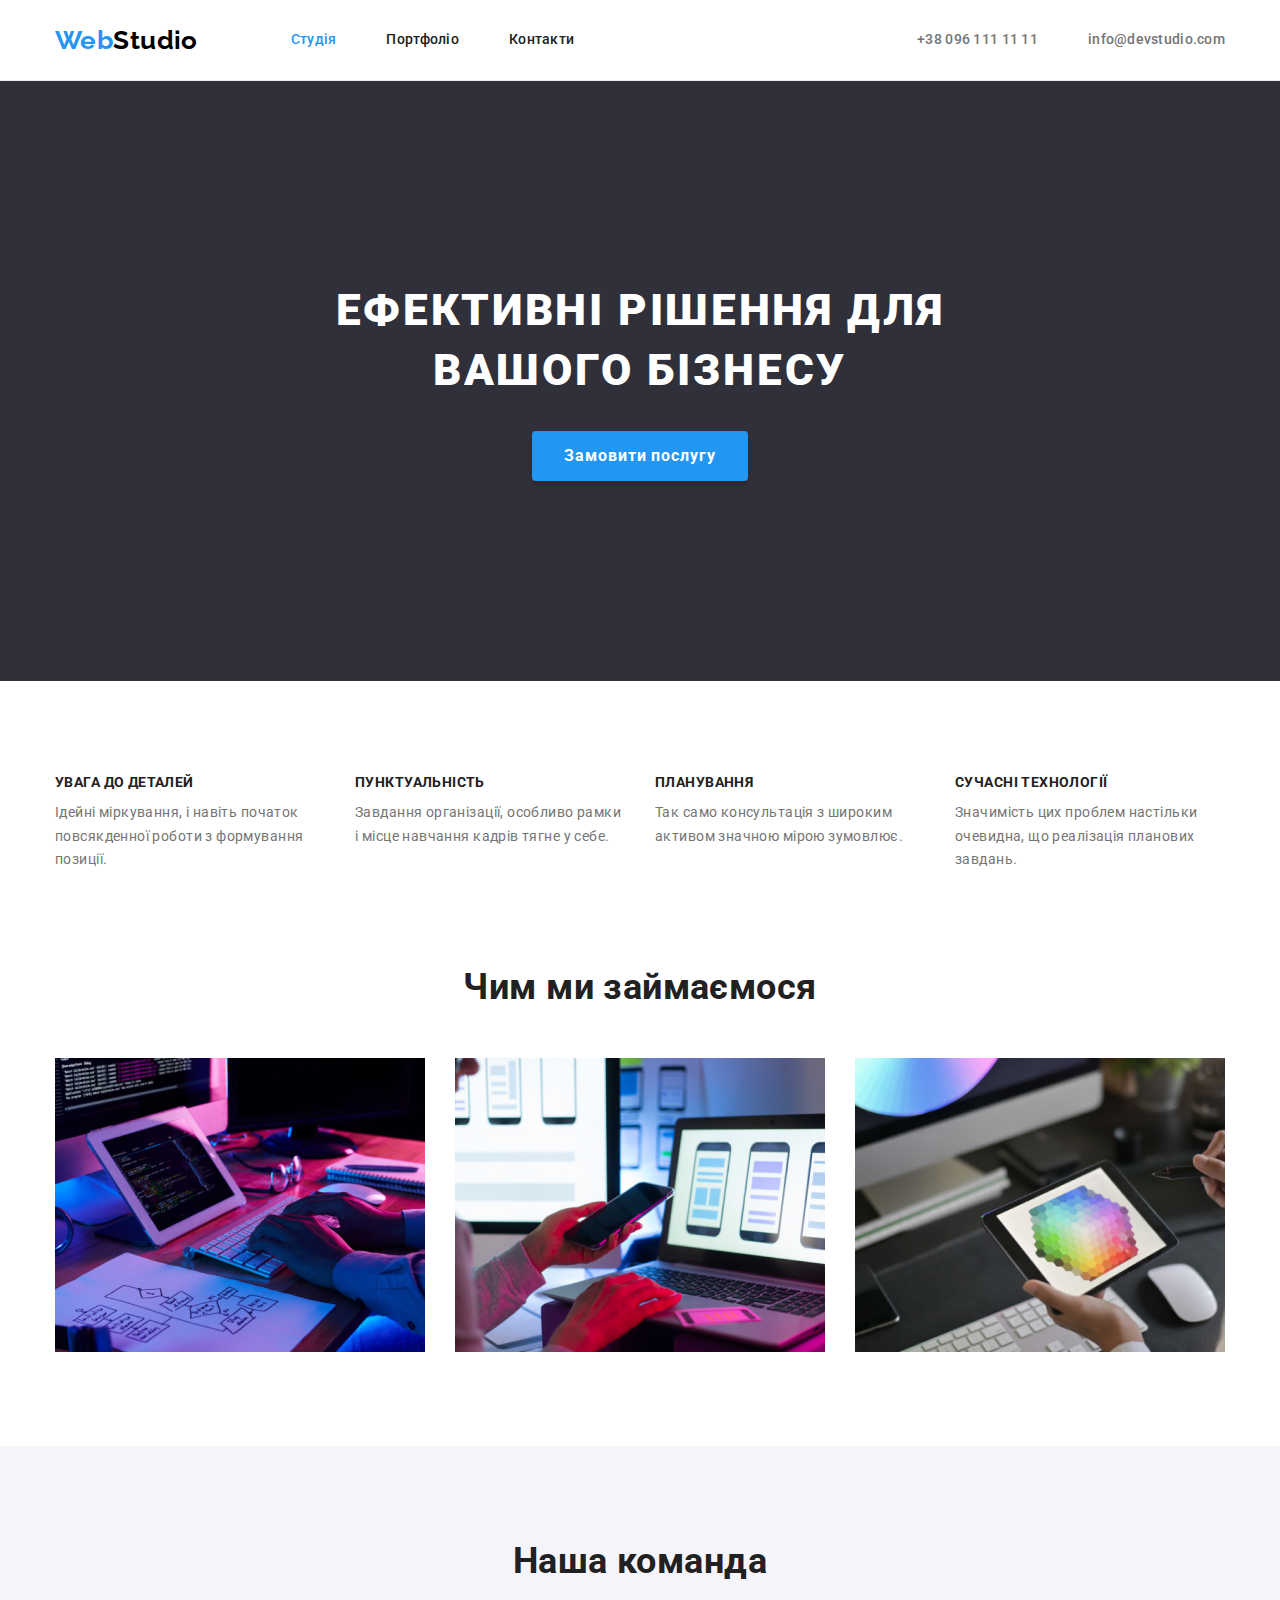
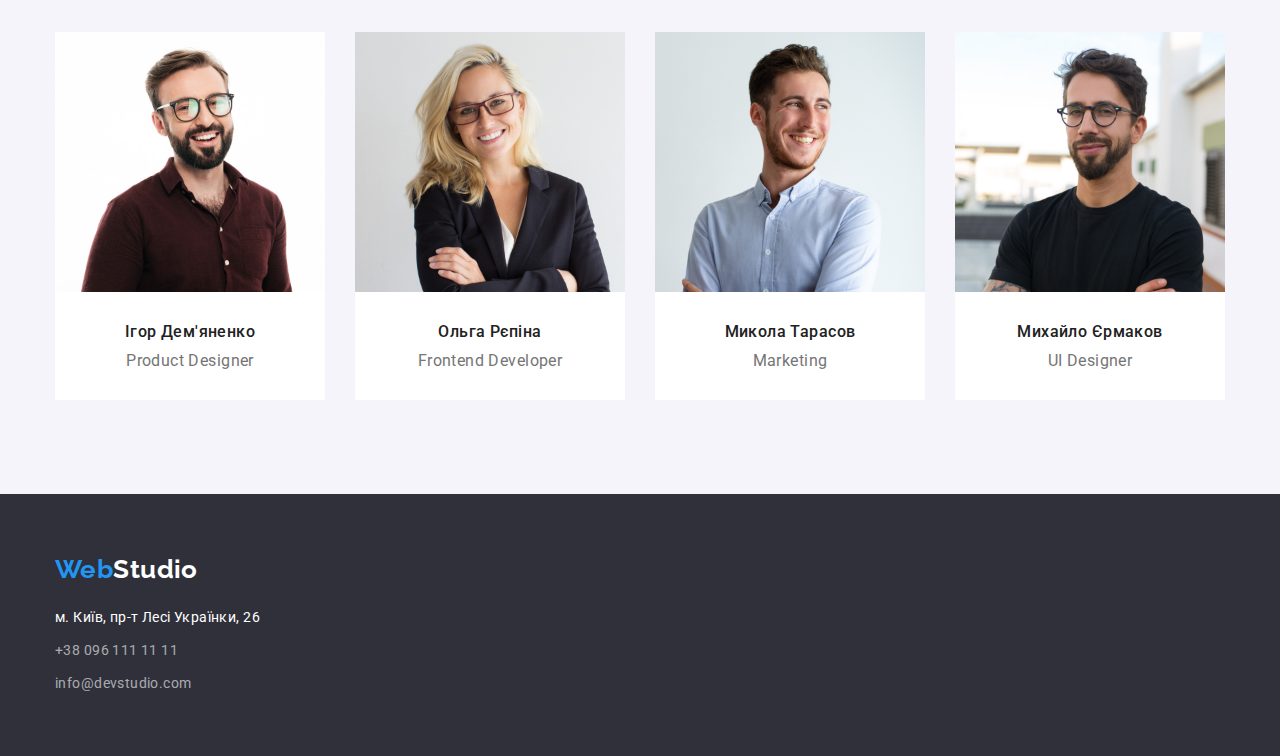
<file: index.html>
<!DOCTYPE html>
<html lang="uk">
  <head>
    <meta charset="UTF-8" />
    <meta http-equiv="X-UA-Compatible" content="IE=edge" />
    <meta name="viewport" content="width=device-width, initial-scale=1.0" />
    <title>Студія</title>
    <link
      rel="stylesheet"
      href="https://cdnjs.cloudflare.com/ajax/libs/modern-normalize/1.0.0/modern-normalize.min.css"
    />
    <link rel="stylesheet" href="./css/styles.css" />
    <link
      href="https://fonts.googleapis.com/css2?family=Raleway:wght@700&family=Roboto:wght@400;500;700;900&display=swap"
      rel="stylesheet"
    />
  </head>

  <body>
    <header>
      <div class="container common-head">
        <a href="./index.html" class="logo"
          >Web<span class="logo-studio">Studio</span></a
        >

        <nav>
          <ul class="site-nav list">
            <li class="nav-item">
              <a href="./index.html" class="nav-elements current">Студія</a>
            </li>
            <li class="nav-item">
              <a href="./portfolio.html" class="nav-elements">Портфоліо</a>
            </li>
            <li class="nav-item">
              <a href="" class="nav-elements">Контакти</a>
            </li>
          </ul>
        </nav>
        <ul class="head-contacts list">
          <li class="item">
            <a href="tel:+380961111111" class="nav-elements"
              >+38 096 111 11 11</a
            >
          </li>
          <li class="item">
            <a href="mailto:info@devstudio.com" class="nav-elements"
              >info@devstudio.com</a
            >
          </li>
        </ul>
      </div>
    </header>

    <main>
      <section class="headline">
        <div class="container">
          <h1 class="title">Ефективні рішення для вашого бізнесу</h1>
          <button type="button" class="order-btn">Замовити послугу</button>
        </div>
      </section>
      <section class="section">
        <div class="container">
          <h2 class="hidden-title">Особливості</h2>
          <ul class="our-features list">
            <li class="feature">
              <h3 class="title">УВАГА ДО ДЕТАЛЕЙ</h3>
              <p class="desr">
                Ідейні міркування, і навіть початок повсякденної роботи з
                формування позиції.
              </p>
            </li>
            <li class="feature">
              <h3 class="title">ПУНКТУАЛЬНІСТЬ</h3>
              <p class="desr">
                Завдання організації, особливо рамки і місце навчання кадрів
                тягне у себе.
              </p>
            </li>
            <li class="feature">
              <h3 class="title">ПЛАНУВАННЯ</h3>
              <p class="desr">
                Так само консультація з широким активом значною мірою зумовлює.
              </p>
            </li>
            <li class="feature">
              <h3 class="title">СУЧАСНІ ТЕХНОЛОГІЇ</h3>
              <p class="desr">
                Значимість цих проблем настільки очевидна, що реалізація
                планових завдань.
              </p>
            </li>
          </ul>
        </div>
      </section>
      <section class="desc-doing section">
        <div class="container">
          <h2 class="title">Чим ми займаємося</h2>
          <ul class="doing-img list">
            <li class="img">
              <img src="./images/img.jpg" alt="Coding" width="370" />
            </li>
            <li class="img">
              <img src="./images/img(1).jpg" alt="Markup" width="370" />
            </li>
            <li class="img">
              <img src="./images/img(2).jpg" alt="Web designing" width="370" />
            </li>
          </ul>
        </div>
      </section>
      <section class="employees section">
        <div class="container">
          <h2 class="title">Наша команда</h2>
          <ul class="common-employees list">
            <li class="one-of">
              <img src="./images/team.jpg" alt="Ihor Demyanenko" width="270" />
              <div class="person">
                <h3 class="name">Ігор Дем'яненко</h3>
                <p class="job">Product Designer</p>
              </div>
            </li>
            <li class="one-of">
              <img src="./images/team1.jpg" alt="Olga Repina" width="270" />
              <div class="person">
                <h3 class="name">Ольга Рєпіна</h3>
                <p class="job">Frontend Developer</p>
              </div>
            </li>
            <li class="one-of">
              <img src="./images/team2.jpg" alt="Mykola Tarasov" width="270" />
              <div class="person">
                <h3 class="name">Микола Тарасов</h3>
                <p class="job">Marketing</p>
              </div>
            </li>
            <li class="one-of">
              <img
                src="./images/team3.jpg"
                alt="Mykhailo Yermakov"
                width="270"
              />
              <div class="person">
                <h3 class="name">Михайло Єрмаков</h3>
                <p class="job">UI Designer</p>
              </div>
            </li>
          </ul>
        </div>
      </section>
    </main>
    <footer class="footer-contacts">
      <div class="container footer">
        <a href="./index.html" class="logo"
          >Web<span class="logo-studio-foot">Studio</span></a
        >
        <address class="common-contacts footer">
          <ul class="contacts">
            <li class="item">
              <a
                href="https://goo.gl/maps/SLytjCsaKBYsRHtB6"
                class="contact address"
                >м. Київ, пр-т Лесі Українки, 26</a
              >
            </li>
            <li class="item">
              <a href="tel:+380961111111" class="contact">+38 096 111 11 11</a>
            </li>
            <li class="item">
              <a href="mailto:info@devstudio.com" class="contact"
                >info@devstudio.com</a
              >
            </li>
          </ul>
        </address>
      </div>
    </footer>
  </body>
</html>
</file>
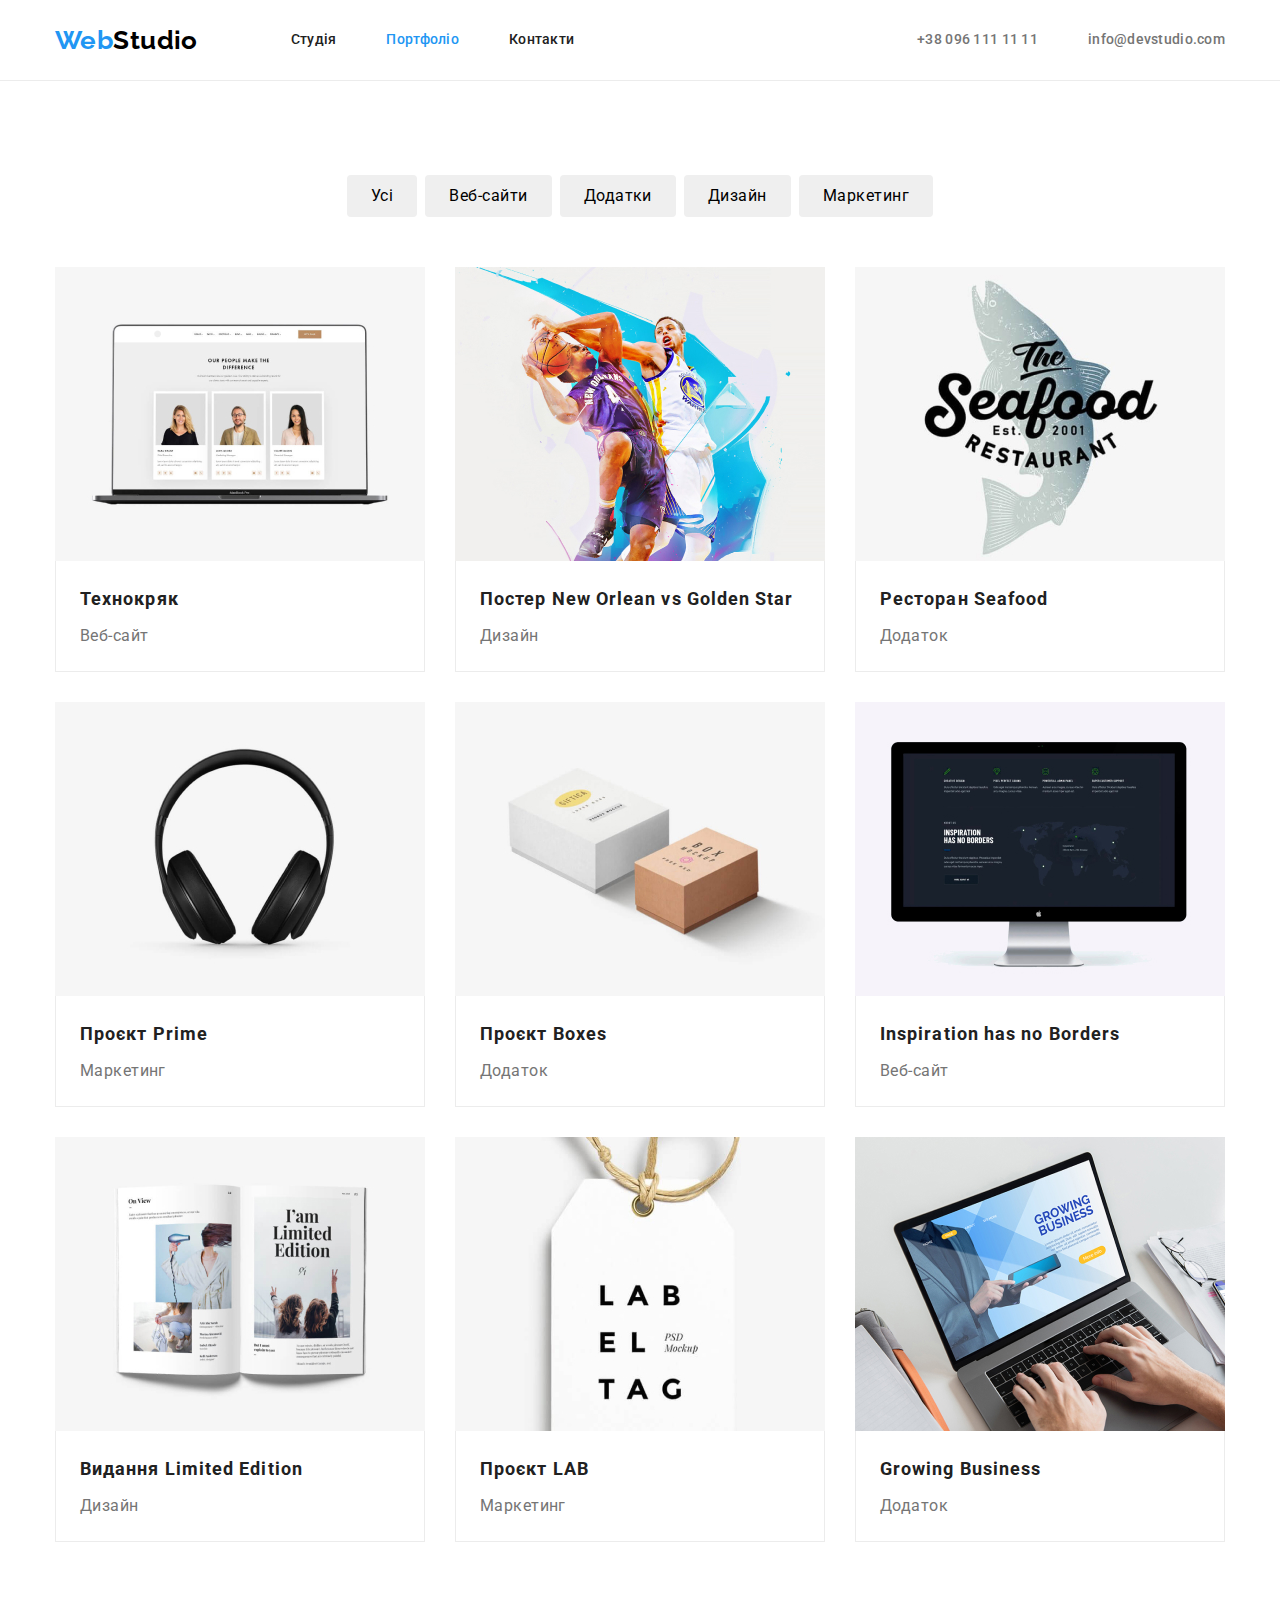
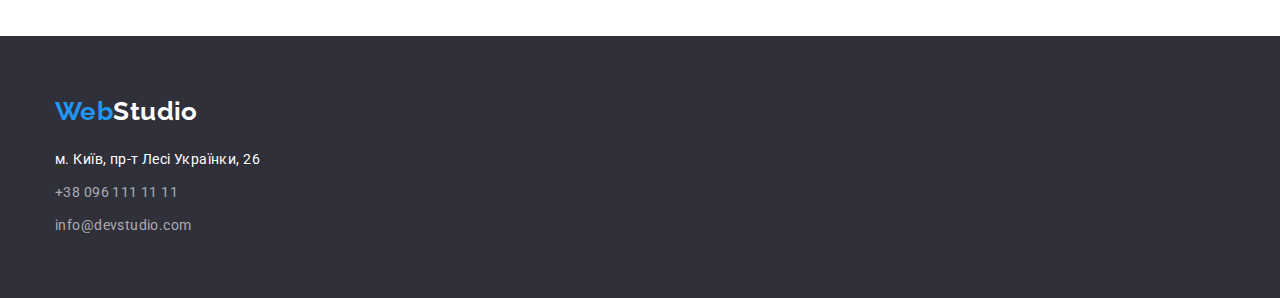
<file: portfolio.html>
<!DOCTYPE html>
<html lang="uk">
  <head>
    <meta charset="UTF-8" />
    <meta http-equiv="X-UA-Compatible" content="IE=edge" />
    <meta name="viewport" content="width=device-width, initial-scale=1.0" />
    <title>Portfolio</title>
    <link
      rel="stylesheet"
      href="https://cdnjs.cloudflare.com/ajax/libs/modern-normalize/1.0.0/modern-normalize.min.css"
    />
    <link rel="stylesheet" href="./css/styles.css" />
    <link
      href="https://fonts.googleapis.com/css2?family=Raleway:wght@700&family=Roboto:wght@400;500;700;900&display=swap"
      rel="stylesheet"
    />
  </head>

  <body>
    <header>
      <div class="container common-head">
        <a href="./index.html" class="logo"
          >Web<span class="logo-studio">Studio</span></a
        >

        <nav>
          <ul class="site-nav list">
            <li class="nav-item">
              <a href="./index.html" class="nav-elements">Студія</a>
            </li>
            <li class="nav-item">
              <a href="./portfolio.html" class="nav-elements current"
                >Портфоліо</a
              >
            </li>
            <li class="nav-item">
              <a href="" class="nav-elements">Контакти</a>
            </li>
          </ul>
        </nav>
        <ul class="head-contacts list">
          <li class="item">
            <a href="tel:+380961111111" class="nav-elements"
              >+38 096 111 11 11</a
            >
          </li>
          <li class="item">
            <a href="mailto:info@devstudio.com" class="nav-elements"
              >info@devstudio.com</a
            >
          </li>
        </ul>
      </div>
    </header>

    <main>
      <section class="section">
        <div class="container">
          <h1 class="hidden-title">Portfolio</h1>

          <ul class="filters list">
            <li class="item">
              <button type="button" class="el">Усі</button>
            </li>
            <li class="item">
              <button type="button" class="el">Веб-сайти</button>
            </li>
            <li class="item">
              <button type="button" class="el">Додатки</button>
            </li>
            <li class="item">
              <button type="button" class="el">Дизайн</button>
            </li>
            <li class="item">
              <button type="button" class="el">Маркетинг</button>
            </li>
          </ul>

          <ul class="projects list">
            <li class="one-of">
              <a href="" class="projects-link"
                ><img
                  src="./images/portfolio/img1.jpg"
                  alt="Технокряк"
                  width="370"
                />
                <div class="title">
                  <h2 class="projects-name">Технокряк</h2>
                  <p class="projects-descr">Веб-сайт</p>
                </div>
              </a>
            </li>
            <li class="one-of">
              <a href="" class="projects-link"
                ><img
                  src="./images/portfolio/img2.jpg"
                  alt="Постер"
                  width="370"
                />
                <div class="title">
                  <h2 class="projects-name">
                    Постер New Orlean vs Golden Star
                  </h2>
                  <p class="projects-descr">Дизайн</p>
                </div>
              </a>
            </li>
            <li class="one-of">
              <a href="" class="projects-link"
                ><img
                  src="./images/portfolio/img3.jpg"
                  alt="Ресторан Seafood"
                  width="370"
                />
                <div class="title">
                  <h2 class="projects-name">Ресторан Seafood</h2>
                  <p class="projects-descr">Додаток</p>
                </div>
              </a>
            </li>
            <li class="one-of">
              <a href="" class="projects-link"
                ><img
                  src="./images/portfolio/img4.jpg"
                  alt="Проєкт Prime"
                  width="370"
                />
                <div class="title">
                  <h2 class="projects-name">Проєкт Prime</h2>
                  <p class="projects-descr">Маркетинг</p>
                </div>
              </a>
            </li>
            <li class="one-of">
              <a href="" class="projects-link"
                ><img
                  src="./images/portfolio/img5.jpg"
                  alt="Проєкт Boxes"
                  width="370"
                />
                <div class="title">
                  <h2 class="projects-name">Проєкт Boxes</h2>
                  <p class="projects-descr">Додаток</p>
                </div>
              </a>
            </li>
            <li class="one-of">
              <a href="" class="projects-link"
                ><img
                  src="./images/portfolio/img6.jpg"
                  alt="Inspiration has no Borders"
                  width="370"
                />
                <div class="title">
                  <h2 class="projects-name">Inspiration has no Borders</h2>
                  <p class="projects-descr">Веб-сайт</p>
                </div>
              </a>
            </li>
            <li class="one-of">
              <a href="" class="projects-link"
                ><img
                  src="./images/portfolio/img7.jpg"
                  alt="Видання Limited Edition"
                  width="370"
                />
                <div class="title">
                  <h2 class="projects-name">Видання Limited Edition</h2>
                  <p class="projects-descr">Дизайн</p>
                </div>
              </a>
            </li>
            <li class="one-of">
              <a href="" class="projects-link"
                ><img
                  src="./images/portfolio/img8.jpg"
                  alt="Проєкт LAB"
                  width="370"
                />
                <div class="title">
                  <h2 class="projects-name">Проєкт LAB</h2>
                  <p class="projects-descr">Маркетинг</p>
                </div>
              </a>
            </li>
            <li class="one-of">
              <a href="" class="projects-link"
                ><img
                  src="./images/portfolio/img9.jpg"
                  alt="Growing Business"
                  width="370"
                />
                <div class="title">
                  <h2 class="projects-name">Growing Business</h2>
                  <p class="projects-descr">Додаток</p>
                </div>
              </a>
            </li>
          </ul>
        </div>
      </section>
    </main>
    <footer class="footer-contacts">
      <div class="container footer">
        <a href="./index.html" class="logo"
          >Web<span class="logo-studio-foot">Studio</span></a
        >
        <address class="common-contacts footer">
          <ul class="contacts">
            <li class="item">
              <a
                href="https://goo.gl/maps/SLytjCsaKBYsRHtB6"
                class="contact address"
                >м. Київ, пр-т Лесі Українки, 26</a
              >
            </li>
            <li class="item">
              <a href="tel:+380961111111" class="contact">+38 096 111 11 11</a>
            </li>
            <li class="item">
              <a href="mailto:info@devstudio.com" class="contact"
                >info@devstudio.com</a
              >
            </li>
          </ul>
        </address>
      </div>
    </footer>
  </body>
</html>
</file>
<file: css/styles.css>
html {
  box-sizing: border-box;
}
*,
*::before,
*::after {
  box-sizing: inherit;
}
:root {
  --base-color: #212121;
  --active-color: #2196f3;
  --desrp-color: #757575;
  --base-background-color: #f5f5f5;
  --special-backsround-color: #2f303a;
  --employee-background-color: #f5f4fa;
  --logo-studio-color: #000000;
  --white-text-color: #ffffff;
  --white-translucent-color: rgba(255, 255, 255, 0.6);
  --order-background-color: #188ce8;
  --border-color: #ececec;
}
body {
  margin: 0;

  font-family: "Roboto", sans-serif;
  font-size: 14px;
  letter-spacing: 0.03em;
  line-height: 1.2;
  font-style: normal;
  color: var(--base-color);
  background-color: var(--white-text-color);
}
.container {
  width: 1200px;
  padding-left: 15px;
  padding-right: 15px;
  margin: 0 auto;
  /* outline: 3px solid #000000; */
}
.section {
  padding-top: 94px;
  padding-bottom: 94px;
}
h1,
h2,
h3,
ul,
p {
  margin: 0;
  padding: 0;

  list-style: none;
}
img {
  display: block;
  max-width: 100%;
  height: auto;
}
.container.common-head {
  display: flex;
  align-items: center;
}
header {
  border-bottom: 1px solid var(--border-color);
}
.logo {
  margin-right: 93px;

  text-decoration: none;
  color: var(--active-color);
  font-family: "Raleway";
  font-weight: 700;
  font-size: 26px;
  line-height: 1.19;
}
.logo-studio {
  color: var(--logo-studio-color);
}
.logo-studio-foot {
  color: var(--white-text-color);
}
.site-nav {
  display: flex;
  font-weight: 500;
  letter-spacing: 0.02em;
  line-height: 1.14;
}
.nav-item:not(:last-child) {
  margin-right: 50px;
}

.head-contacts {
  display: flex;
  margin-left: auto;

  font-weight: 500;
  line-height: 1.14;
  letter-spacing: 0.02em;
}
.head-contacts .item:not(:last-child) {
  margin-right: 50px;
}
.nav-elements {
  display: block;
  padding-top: 32px;
  padding-bottom: 32px;
  text-decoration: none;
  color: var(--base-color);
}
.site-nav .nav-elements.current {
  color: var(--active-color);
}
.head-contacts .nav-elements {
  color: var(--desrp-color);
}

.nav-elements:hover,
.nav-elements:focus {
  color: var(--active-color);
}
.headline {
  padding-top: 200px;
  padding-bottom: 200px;

  background-color: var(--special-backsround-color);
  text-align: center;
}

.headline .title {
  margin: 0;
  margin-bottom: 30px;
  margin-right: auto;
  margin-left: auto;
  width: 696px;

  color: var(--white-text-color);
  font-weight: 900;
  font-size: 44px;
  line-height: 1.36;
  letter-spacing: 0.06em;
  text-transform: uppercase;
}
.headline .order-btn {
  background-color: var(--active-color);
  color: var(--white-text-color);
  width: 216px;
  height: 50px;
  font-weight: 700;
  font-size: 16px;
  line-height: 1.875;
  letter-spacing: 0.06em;
  cursor: pointer;
  box-shadow: 0px 4px 4px rgba(0, 0, 0, 0.15);
  border-radius: 4px;
  border: none;
}
.headline .order-btn:hover,
.headline .order-btn:focus {
  background-color: var(--order-background-color);
}
.our-features {
  display: flex;
}
.feature {
  width: 270px;
}
.feature:not(:last-child) {
  margin-right: 30px;
}
.our-features .title {
  margin-bottom: 10px;
  font-size: 14px;
  font-weight: 700;
  line-height: 1.14;
  text-transform: uppercase;
}
.our-features .desr {
  color: var(--desrp-color);
  line-height: 1.71;
}

.desc-doing {
  padding-top: 0;
}
.desc-doing .title {
  margin-bottom: 50px;

  font-weight: 700;
  font-size: 36px;
  line-height: 42px;
  text-align: center;
}

.doing-img {
  display: flex;
}
.doing-img .img:not(:last-child) {
  margin-right: 30px;
}
.employees {
  text-align: center;
  background-color: var(--employee-background-color);
}
.employees .title {
  margin-bottom: 50px;

  font-weight: 700;
  font-size: 36px;
  line-height: 42px;
}
.common-employees {
  display: flex;
}
.common-employees .one-of {
  width: 270px;
}
.common-employees .one-of:not(:last-child) {
  margin-right: 30px;
}
.person {
  padding-top: 30px;
  padding-bottom: 30px;
  background-color: var(--white-text-color);
}
.employees .name {
  margin-bottom: 10px;
  font-weight: 500;
  font-size: 16px;
  line-height: 1.1875;
}
.employees .job {
  font-size: 16px;
  line-height: 1.1875;
  color: var(--desrp-color);
}

.footer-contacts {
  padding-top: 60px;
  padding-bottom: 60px;
  color: var(--white-text-color);
  background-color: var(--special-backsround-color);
  line-height: 1.71;
}
.footer .logo {
  margin-right: 0;
}
.common-contacts.footer {
  margin-top: 20px;
}
.footer-contacts .contact {
  text-decoration: none;
  color: var(--white-translucent-color);
  font-style: normal;
}
.contacts .item:not(:last-child) {
  margin-bottom: 9px;
}

.contact.address {
  color: var(--headline-text-colorhead);
}
.filters {
  margin-bottom: 50px;
  display: flex;
  justify-content: center;
}
.filters .item:not(:last-child) {
  margin-right: 8px;
}
.filters .el {
  padding: 6px 22px;
  cursor: pointer;
  font-family: inherit;
  font-size: 16px;
  line-height: 1.625;
  letter-spacing: 0.03em;
  text-align: center;
  border-radius: 4px;
  border-color: transparent;
}
.filters .el:hover,
.filters .el:focus {
  background: var(--active-color);
  color: var(--white-text-color);
  box-shadow: 0px 3px 1px rgba(0, 0, 0, 0.1), 0px 1px 2px rgba(0, 0, 0, 0.08),
    0px 2px 2px rgba(0, 0, 0, 0.12);
}
.projects {
  display: flex;
  flex-wrap: wrap;
}
.projects .one-of {
  margin-right: 30px;
  margin-bottom: 30px;
  width: 370px;
}
.projects .one-of:nth-child(3n) {
  margin-right: 0;
}
.projects .one-of:nth-last-child(-n + 3) {
  margin-bottom: 0;
}
.projects-link {
  text-decoration: none;
}
.projects .title {
  padding: 20px 24px;
  background-color: var(--white-text-color);
  border-left: 1px solid var(--border-color);
  border-right: 1px solid var(--border-color);
  border-bottom: 1px solid var(--border-color);
}
.projects-name {
  margin-bottom: 4px;
  font-weight: 700;
  font-size: 18px;
  line-height: 2;
  letter-spacing: 0.06em;
  color: var(--base-color);
}
.projects-descr {
  font-size: 16px;
  line-height: 1.875;
  color: var(--desrp-color);
}
.hidden-title {
  visibility: hidden;
  height: 0;
}
</file>
